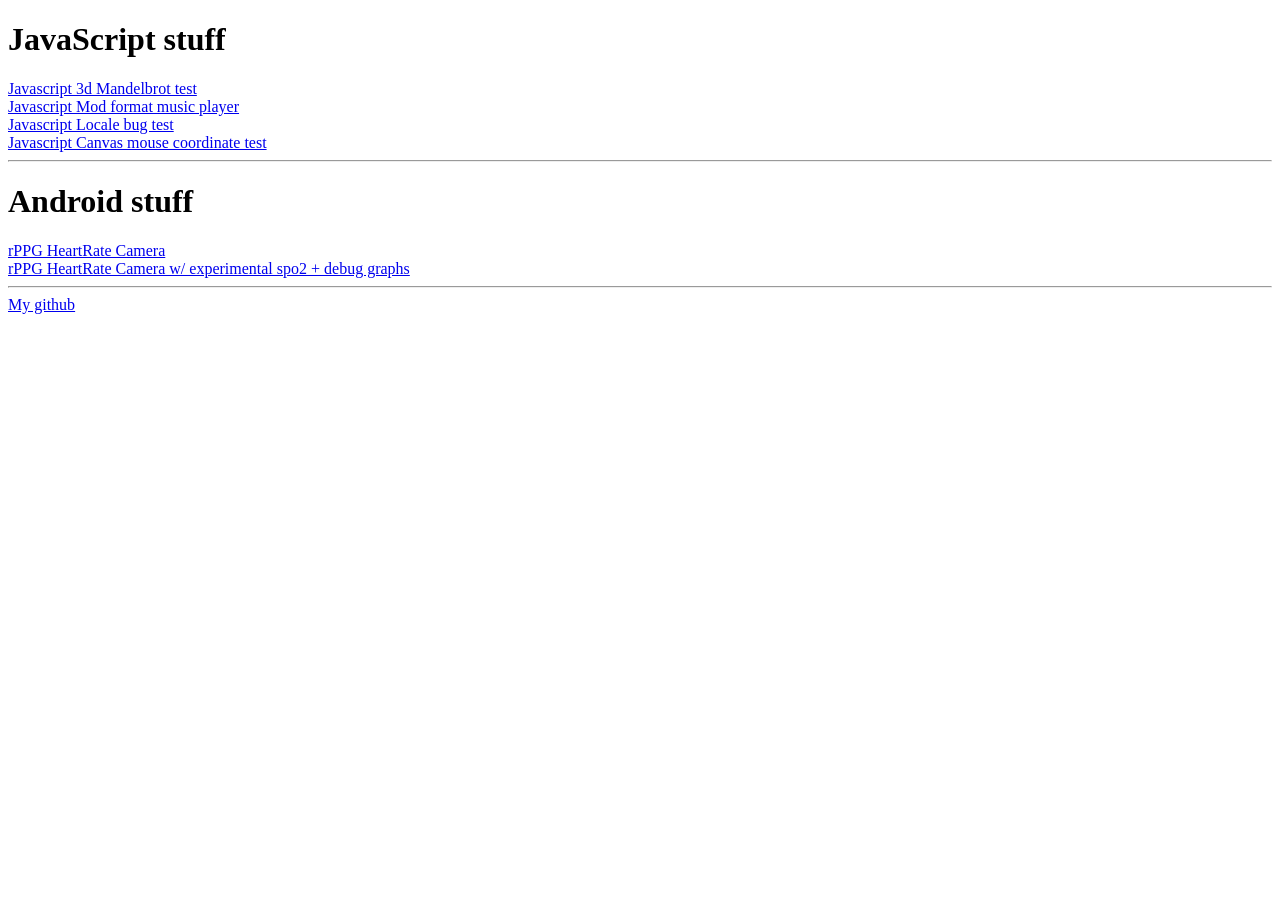
<file: index.html>
<!DOCTYPE html>
<html xml:lang="en" xmlns="http://www.w3.org/1999/xhtml">
    <head>
        <meta http-equiv="content-type" content="text/html; charset=utf-8"/>
        <title>main page</title>
    </head>
    <body>
        <div>
            <h1>JavaScript stuff</h1>
            <a href="mandelbrot_nodiv.html">Javascript 3d Mandelbrot test</a><br>
            <a href="testwithselections.html">Javascript Mod format music player</a><br>
            <a href="localetest.html">Javascript Locale bug test</a><br>
            <a href="canvasmousetest.html">Javascript Canvas mouse coordinate test</a><br>
            <hr>
            <h1>Android stuff</h1>
            <a href="https://play.google.com/store/apps/details?id=com.rppg2.app">rPPG HeartRate Camera</a><br>
            <a href="https://juhapekka.github.io/app-release_021610032024.apk">rPPG HeartRate Camera w/ experimental spo2 + debug graphs</a><br>
            <hr>
            <a href="https://github.com/juhapekka">My github</a><br>
        </div>
    </body>
</html>
</file>
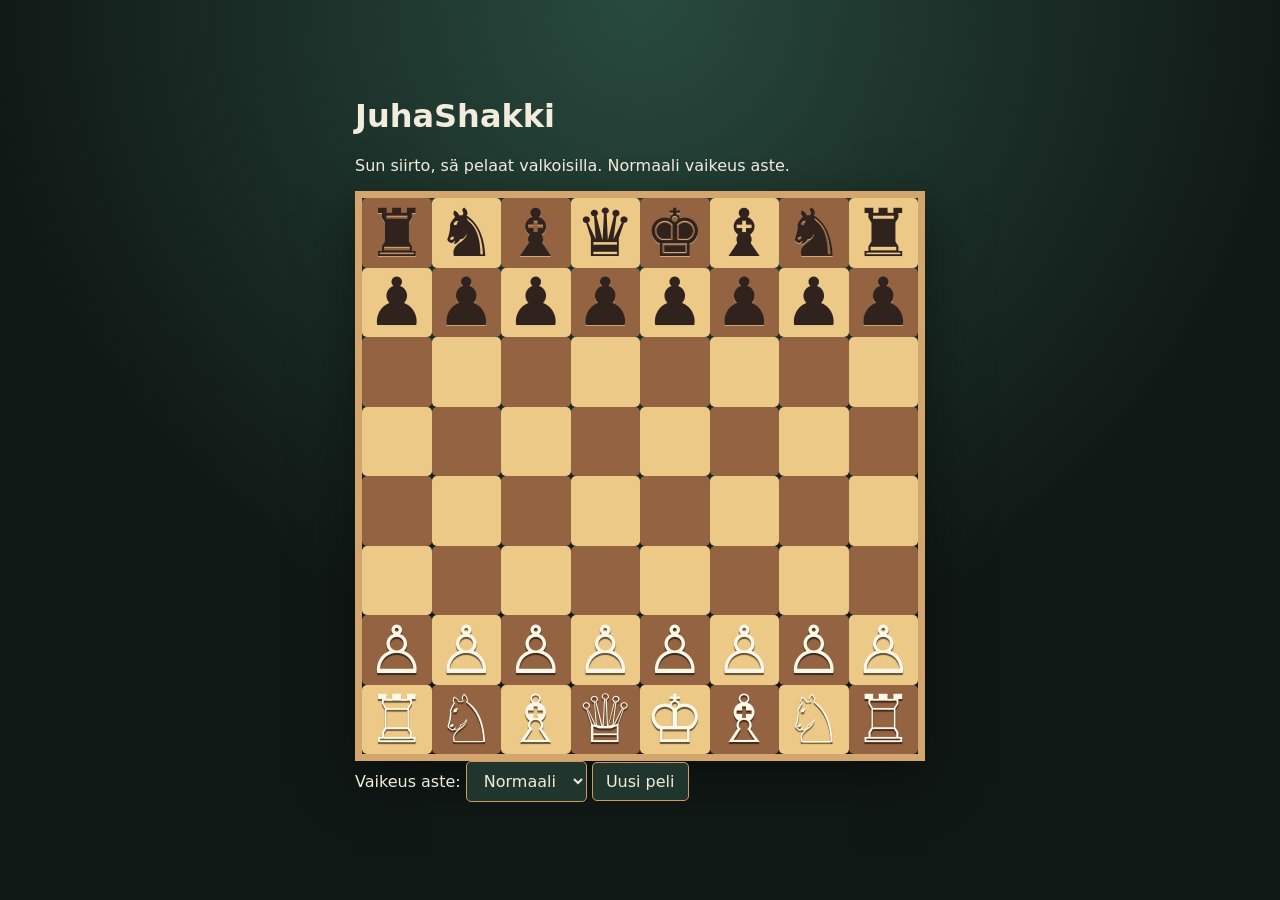
<file: public/index.html>
<!doctype html>
<html lang="en">
<head>
  <meta charset="utf-8"><meta name="viewport" content="width=device-width, initial-scale=1">
  <title>JuhaShakki</title>
  <link rel="stylesheet" href="style.css">
</head>
<body>
  <main>
    <h1>JuhaShakki</h1>
    <p id="status" aria-live="polite">Sun vuoro — sä pelaat valkoisilla</p>
    <div id="board" role="grid"></div>

    <label class="vaikeusluokka" for="vaikeus">
      Vaikeus aste:
      <select id="vaikeus">
        <option value="easy">Helppo</option>
        <option value="normal" selected>Normaali</option>
        <option value="difficult">Vaikea</option>
      </select>
    </label>
    <button id="uusipeli">Uusi peli</button>


    </p>
  </main>
  <script src="board.js"></script>
  <script src="moves.js"></script>
  <script src="ai.js"></script>
  <script src="ui.js"></script>
  <script src="app.js"></script>
</body>
</html>
</file>
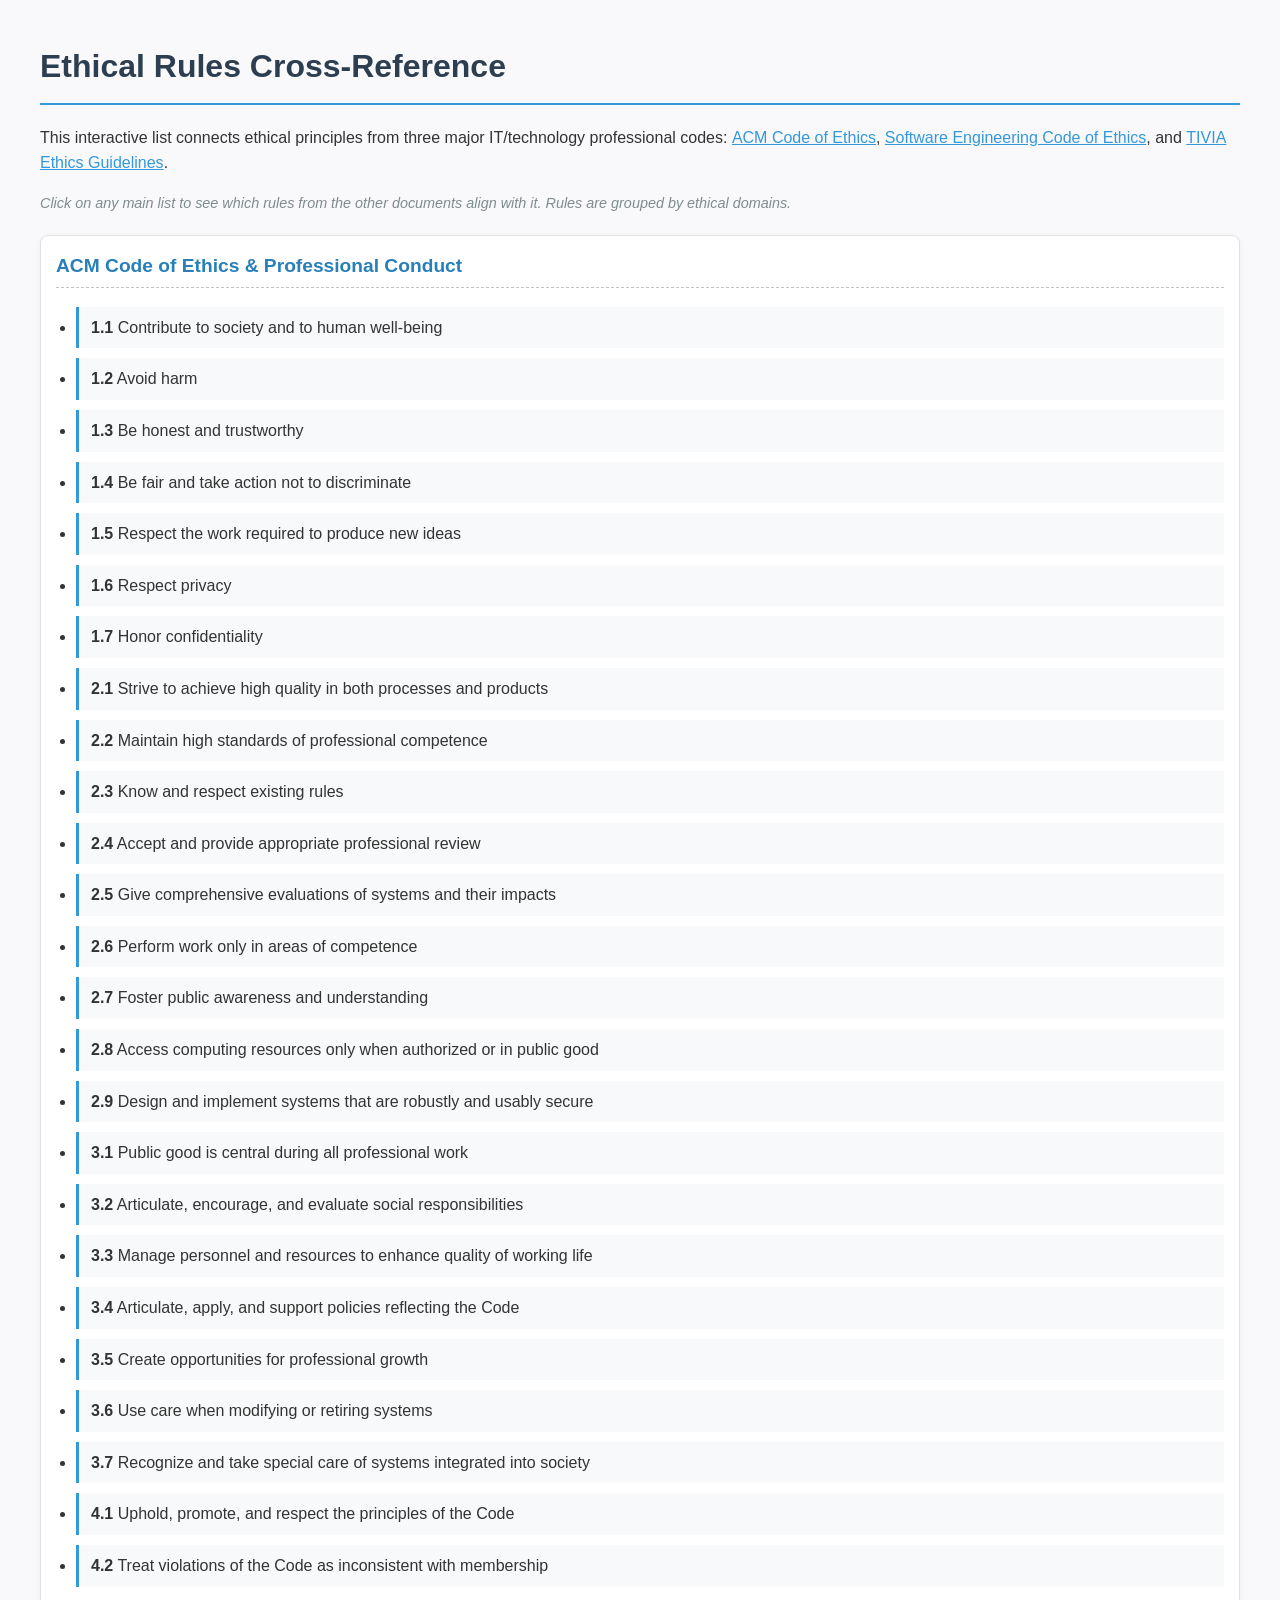
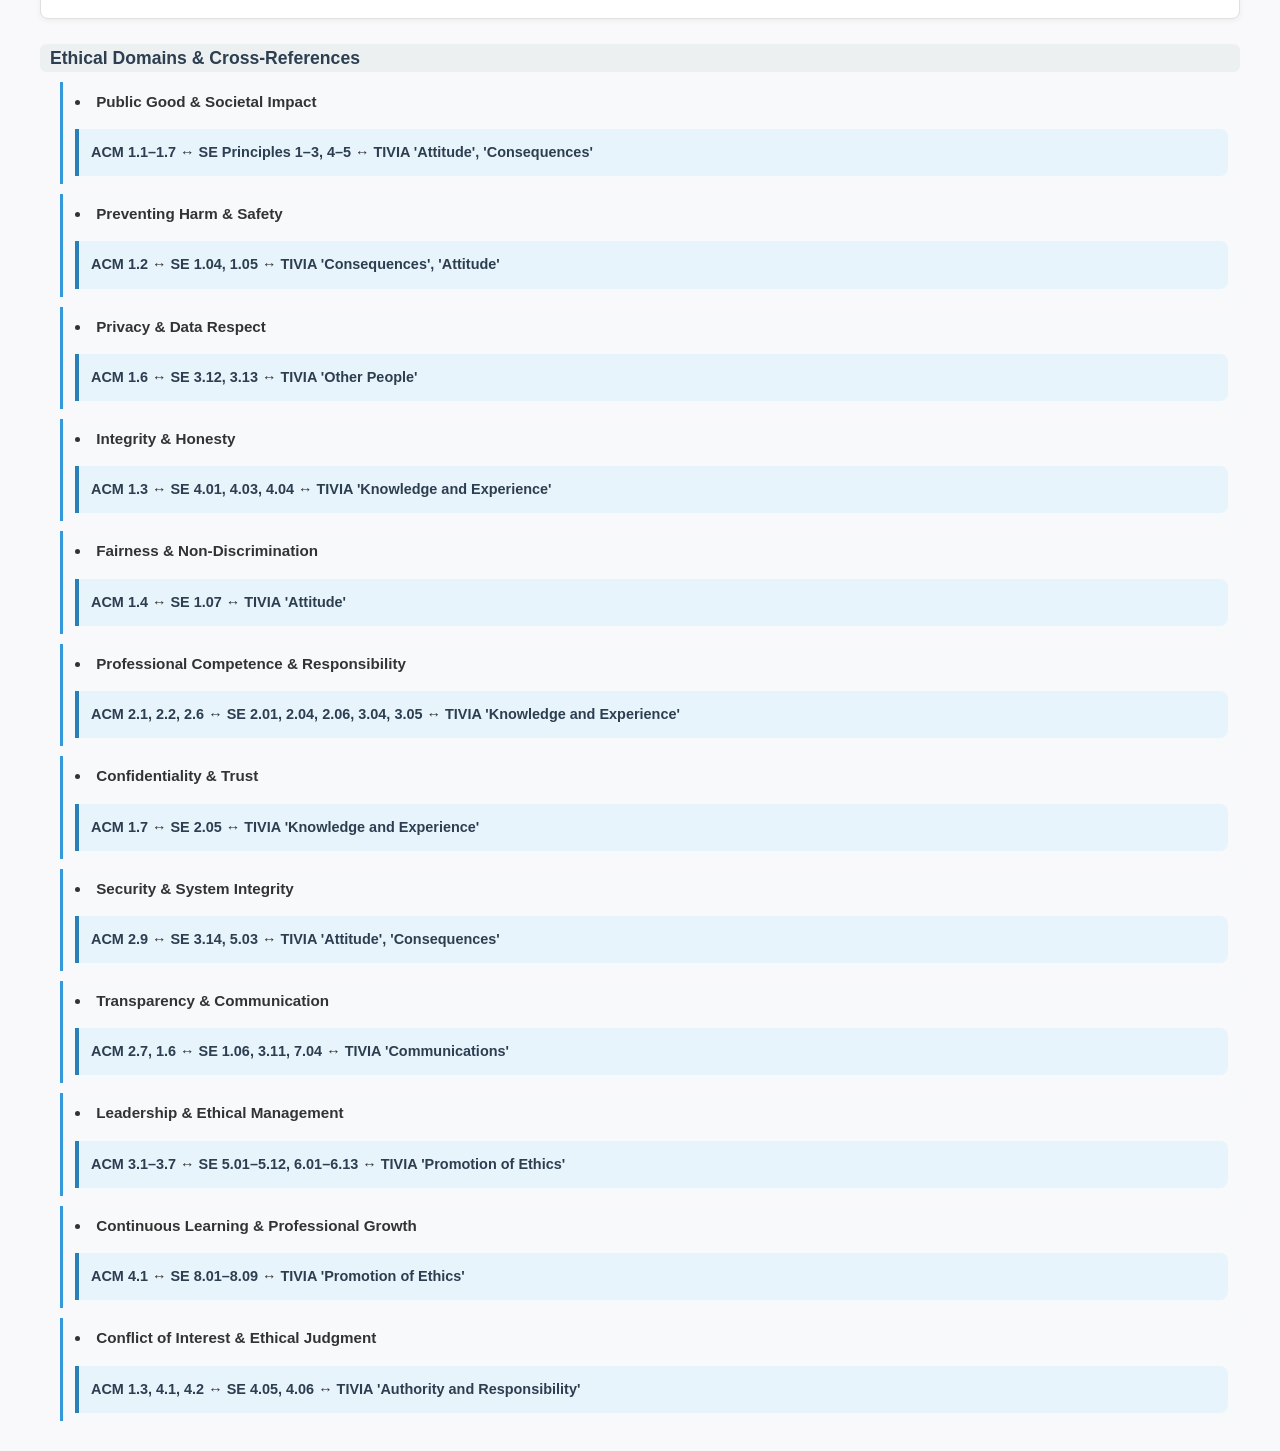
<file: csoc.html>
<!DOCTYPE html>
<html lang="en">
<head>
  <meta charset="UTF-8" />
  <meta name="viewport" content="width=device-width, initial-scale=1.0"/>
  <title>Ethical Rules Cross-Reference</title>
  <style>
    body {
      font-family: 'Segoe UI', Tahoma, Geneva, Verdana, sans-serif;
      line-height: 1.6;
      color: #333;
      max-width: 1200px;
      margin: auto;
      padding: 20px;
      background-color: #f9f9fb;
    }
    h1, h2 {
      color: #2c3e50;
    }
    h1 {
      border-bottom: 2px solid #3498db;
      padding-bottom: 10px;
      margin-bottom: 20px;
    }
    h2 {
      margin-top: 30px;
      border-left: 4px solid #3498db;
      padding-left: 15px;
    }
    .main-list {
      margin: 20px 0;
      padding: 15px;
      background-color: #ffffff;
      border-radius: 8px;
      box-shadow: 0 2px 6px rgba(0,0,0,0.05);
      border: 1px solid #e0e0e0;
    }
    .main-list h3 {
      margin-top: 0;
      color: #2980b9;
      font-size: 1.2em;
      border-bottom: 1px dashed #bdc3c7;
      padding-bottom: 5px;
    }
    .main-list ul {
      padding-left: 20px;
    }
    .main-list li {
      margin: 10px 0;
      padding: 8px 12px;
      background-color: #f8f9fa;
      border-left: 3px solid #3498db;
      font-size: 1em;
    }
    .cross-reference {
      margin-top: 15px;
      padding: 12px;
      background-color: #e8f4fc;
      border-left: 4px solid #2980b9;
      font-size: 0.95em;
      border-radius: 0 8px 8px 0;
    }
    .cross-reference strong {
      color: #2c3e50;
    }
    .domain-header {
      font-size: 1.1em;
      font-weight: 600;
      color: #2c3e50;
      margin: 25px 0 10px;
      padding: 0 10px;
      background-color: #ecf0f1;
      border-radius: 6px;
    }
    .domain-list {
      margin-top: 10px;
      padding-left: 20px;
    }
    .domain-list li {
      margin: 10px 0;
      padding: 8px 12px;
      background-color: #f8f9fa;
      border-left: 3px solid #3498db;
      font-size: 0.95em;
    }
    .clickable {
      cursor: pointer;
      color: #3498db;
      font-weight: 500;
      text-decoration: underline;
    }
    .clickable:hover {
      color: #2980b9;
      text-decoration: underline;
    }
    .note {
      font-size: 0.9em;
      color: #7f8c8d;
      margin-top: 10px;
      font-style: italic;
    }
  </style>
</head>
<body>

<h1>Ethical Rules Cross-Reference</h1>

<p>
  This interactive list connects ethical principles from three major IT/technology professional codes:
  <span class="clickable" onclick="showSection('acm')">ACM Code of Ethics</span>, 
  <span class="clickable" onclick="showSection('se')">Software Engineering Code of Ethics</span>, and 
  <span class="clickable" onclick="showSection('tivia')">TIVIA Ethics Guidelines</span>.
</p>

<p class="note">
  Click on any main list to see which rules from the other documents align with it. Rules are grouped by ethical domains.
</p>

<div id="acm-section" class="main-list">
  <h3>ACM Code of Ethics & Professional Conduct</h3>
  <ul>
    <li><strong>1.1</strong> Contribute to society and to human well-being</li>
    <li><strong>1.2</strong> Avoid harm</li>
    <li><strong>1.3</strong> Be honest and trustworthy</li>
    <li><strong>1.4</strong> Be fair and take action not to discriminate</li>
    <li><strong>1.5</strong> Respect the work required to produce new ideas</li>
    <li><strong>1.6</strong> Respect privacy</li>
    <li><strong>1.7</strong> Honor confidentiality</li>
    <li><strong>2.1</strong> Strive to achieve high quality in both processes and products</li>
    <li><strong>2.2</strong> Maintain high standards of professional competence</li>
    <li><strong>2.3</strong> Know and respect existing rules</li>
    <li><strong>2.4</strong> Accept and provide appropriate professional review</li>
    <li><strong>2.5</strong> Give comprehensive evaluations of systems and their impacts</li>
    <li><strong>2.6</strong> Perform work only in areas of competence</li>
    <li><strong>2.7</strong> Foster public awareness and understanding</li>
    <li><strong>2.8</strong> Access computing resources only when authorized or in public good</li>
    <li><strong>2.9</strong> Design and implement systems that are robustly and usably secure</li>
    <li><strong>3.1</strong> Public good is central during all professional work</li>
    <li><strong>3.2</strong> Articulate, encourage, and evaluate social responsibilities</li>
    <li><strong>3.3</strong> Manage personnel and resources to enhance quality of working life</li>
    <li><strong>3.4</strong> Articulate, apply, and support policies reflecting the Code</li>
    <li><strong>3.5</strong> Create opportunities for professional growth</li>
    <li><strong>3.6</strong> Use care when modifying or retiring systems</li>
    <li><strong>3.7</strong> Recognize and take special care of systems integrated into society</li>
    <li><strong>4.1</strong> Uphold, promote, and respect the principles of the Code</li>
    <li><strong>4.2</strong> Treat violations of the Code as inconsistent with membership</li>
  </ul>
</div>

<div id="se-section" class="main-list" style="display: none;">
  <h3>Software Engineering Code of Ethics and Professional Practice</h3>
  <ul>
    <li><strong>1.01</strong> Accept full responsibility for their own work</li>
    <li><strong>1.02</strong> Moderate the interests of the engineer, employer, client and users with the public good</li>
    <li><strong>1.03</strong> Approve software only if safe, meets specs, and does not harm quality of life or privacy</li>
    <li><strong>1.04</strong> Disclose actual or potential danger to users or environment</li>
    <li><strong>1.05</strong> Cooperate in efforts to address matters of grave public concern</li>
    <li><strong>1.06</strong> Be fair and avoid deception in public statements</li>
    <li><strong>1.07</strong> Consider physical disabilities, economic disadvantage, and access issues</li>
    <li><strong>1.08</strong> Volunteer professional skills to good causes and contribute to public education</li>
    <li><strong>2.01</strong> Provide service in their areas of competence</li>
    <li><strong>2.02</strong> Not knowingly use software obtained or retained illegally or unethically</li>
    <li><strong>2.03</strong> Use client/employer property only with authorization and consent</li>
    <li><strong>2.04</strong> Ensure documents are approved when required</li>
    <li><strong>2.05</strong> Keep private confidential information where consistent with public interest and law</li>
    <li><strong>2.06</strong> Identify, document, and report project risks (failure, cost, legal issues)</li>
    <li><strong>2.07</strong> Identify and report significant social concerns in software</li>
    <li><strong>2.08</strong> Accept no outside work detrimental to primary employer</li>
    <li><strong>2.09</strong> Promote no interest adverse to employer or client unless higher ethical concern is compromised</li>
    <li><strong>3.01</strong> Strive for high quality, acceptable cost, and reasonable schedule</li>
    <li><strong>3.02</strong> Ensure proper and achievable project goals</li>
    <li><strong>3.03</strong> Identify and address ethical, economic, cultural, legal, and environmental issues</li>
    <li><strong>3.04</strong> Ensure qualification for any project through education, training, and experience</li>
    <li><strong>3.05</strong> Ensure appropriate method is used for any project</li>
    <li><strong>3.06</strong> Work to follow professional standards when available</li>
    <li><strong>3.07</strong> Strive to fully understand software specifications</li>
    <li><strong>3.08</strong> Ensure specifications are well documented, meet user needs, and have approvals</li>
    <li><strong>3.09</strong> Ensure realistic cost, schedule, personnel, quality, and outcome estimates</li>
    <li><strong>3.10</strong> Ensure adequate testing, debugging, and review</li>
    <li><strong>3.11</strong> Ensure adequate documentation, including problems and solutions</li>
    <li><strong>3.12</strong> Work to develop software that respects privacy</li>
    <li><strong>3.13</strong> Use only accurate data derived by ethical and lawful means</li>
    <li><strong>3.14</strong> Maintain data integrity, sensitive to outdated or flawed data</li>
    <li><strong>3.15</strong> Treat all software maintenance with same professionalism as new development</li>
    <li><strong>4.01</strong> Temper technical judgments with human values</li>
    <li><strong>4.02</strong> Only endorse documents prepared under supervision or within competence</li>
    <li><strong>4.03</strong> Maintain professional objectivity when evaluating software</li>
    <li><strong>4.04</strong> Not engage in deceptive financial practices</li>
    <li><strong>4.05</strong> Disclose conflicts of interest that cannot reasonably be avoided</li>
    <li><strong>4.06</strong> Refuse to participate in bodies with undisclosed conflicts</li>
    <li><strong>5.01</strong> Ensure good management for any project</li>
    <li><strong>5.02</strong> Ensure engineers are informed of standards before being held to them</li>
    <li><strong>5.03</strong> Ensure engineers know employer policies for protecting passwords and confidential data</li>
    <li><strong>5.04</strong> Assign work only after considering education and experience</li>
    <li><strong>5.05</strong> Ensure realistic estimates of cost, schedule, personnel, quality, and outcomes</li>
    <li><strong>5.06</strong> Attract potential engineers only by full and accurate description of employment</li>
    <li><strong>5.07</strong> Offer fair and just remuneration</li>
    <li><strong>5.08</strong> Not unjustly prevent someone from taking a suitable position</li>
    <li><strong>5.09</strong> Ensure fair agreement on ownership of software, processes, research, etc.</li>
    <li><strong>5.10</strong> Provide due process in hearing charges of policy violation</li>
    <li><strong>5.11</strong> Not ask engineers to do anything inconsistent with the Code</li>
    <li><strong>5.12</strong> Not punish anyone for expressing ethical concerns</li>
    <li><strong>6.01</strong> Help develop an organizational environment favorable to ethical behavior</li>
    <li><strong>6.02</strong> Promote public knowledge of software engineering</li>
    <li><strong>6.03</strong> Extend knowledge by participating in professional organizations</li>
    <li><strong>6.04</strong> Support other software engineers striving to follow the Code</li>
    <li><strong>6.05</strong> Not promote personal interest at expense of profession, client, or employer</li>
    <li><strong>6.06</strong> Obey all laws unless compliance is inconsistent with public interest</li>
    <li><strong>6.07</strong> Be accurate in stating characteristics of software, avoiding speculative or misleading claims</li>
    <li><strong>6.08</strong> Take responsibility for detecting, correcting, and reporting errors</li>
    <li><strong>6.09</strong> Ensure clients and supervisors know of commitment to the Code</li>
    <li><strong>6.10</strong> Avoid associations with businesses conflicting with the Code</li>
    <li><strong>6.11</strong> Recognize that violations are inconsistent with being a professional software engineer</li>
    <li><strong>6.12</strong> Express concerns when significant violations are detected</li>
    <li><strong>6.13</strong> Report significant violations to authorities when consultation is impossible or dangerous</li>
    <li><strong>7.01</strong> Encourage colleagues to adhere to the Code</li>
    <li><strong>7.02</strong> Assist colleagues in professional development</li>
    <li><strong>7.03</strong> Credit fully the work of others and refrain from undue credit</li>
    <li><strong>7.04</strong> Review work objectively, candidly, and properly documented</li>
    <li><strong>7.05</strong> Give a fair hearing to colleagues’ opinions, concerns, or complaints</li>
    <li><strong>7.06</strong> Assist colleagues in understanding standard practices (security, confidentiality)</li>
    <li><strong>7.07</strong> Not unfairly intervene in a colleague’s career; may question competence for public interest</li>
    <li><strong>7.08</strong> In situations outside competence, call upon other professionals</li>
    <li><strong>8.01</strong> Further knowledge of software development and management</li>
    <li><strong>8.02</strong> Improve ability to create safe, reliable, useful software</li>
    <li><strong>8.03</strong> Improve ability to produce accurate, informative documentation</li>
    <li><strong>8.04</strong> Improve understanding of software and its environment</li>
    <li><strong>8.05</strong> Improve knowledge of relevant standards and laws</li>
    <li><strong>8.06</strong> Improve knowledge of the Code, its interpretation, and application</li>
    <li><strong>8.07</strong> Not give unfair treatment due to irrelevant prejudices</li>
    <li><strong>8.08</strong> Not influence others to act in breach of the Code</li>
    <li><strong>8.09</strong> Recognize that personal violations are inconsistent with being a professional</li>
  </ul>
</div>

<div id="tivia-section" class="main-list" style="display: none;">
  <h3>TIVIA Ethics Guidelines</h3>
  <ul>
    <li><strong>Authority and Responsibility</strong> IT professionals must not misuse their power; must face up to responsibility</li>
    <li><strong>Knowledge and Experience</strong> Professionals must understand their limits; develop skills; respect confidentiality and client trust</li>
    <li><strong>Attitude</strong> Professionals work not just for themselves, but for others; avoid greed; consider impact on others</li>
    <li><strong>Communications</strong> Professionals must communicate clearly, inform clients of both good and bad news</li>
    <li><strong>Consequences of Professionals’ Work</strong> IT work has chain-of-consequences ending with the user; must understand needs and wants of consumer, client, employer</li>
    <li><strong>Other People</strong> Respect the work of others and their rights to creations; consider human rights, environmental questions, laws, and copyrights</li>
    <li><strong>Promotion of Ethics</strong> Promote ethically sustainable ways of acting; ethics is about character and ongoing awareness of environment and people</li>
  </ul>
</div>

<div class="domain-header">Ethical Domains & Cross-References</div>
<div id="domain-list" class="domain-list">
  <li><strong>Public Good & Societal Impact</strong>
    <div class="cross-reference">
      <strong>ACM 1.1–1.7</strong> ↔ <strong>SE Principles 1–3, 4–5</strong> ↔ <strong>TIVIA 'Attitude', 'Consequences'</strong>
    </div>
  </li>
  <li><strong>Preventing Harm & Safety</strong>
    <div class="cross-reference">
      <strong>ACM 1.2</strong> ↔ <strong>SE 1.04, 1.05</strong> ↔ <strong>TIVIA 'Consequences', 'Attitude'</strong>
    </div>
  </li>
  <li><strong>Privacy & Data Respect</strong>
    <div class="cross-reference">
      <strong>ACM 1.6</strong> ↔ <strong>SE 3.12, 3.13</strong> ↔ <strong>TIVIA 'Other People'</strong>
    </div>
  </li>
  <li><strong>Integrity & Honesty</strong>
    <div class="cross-reference">
      <strong>ACM 1.3</strong> ↔ <strong>SE 4.01, 4.03, 4.04</strong> ↔ <strong>TIVIA 'Knowledge and Experience'</strong>
    </div>
  </li>
  <li><strong>Fairness & Non-Discrimination</strong>
    <div class="cross-reference">
      <strong>ACM 1.4</strong> ↔ <strong>SE 1.07</strong> ↔ <strong>TIVIA 'Attitude'</strong>
    </div>
  </li>
  <li><strong>Professional Competence & Responsibility</strong>
    <div class="cross-reference">
      <strong>ACM 2.1, 2.2, 2.6</strong> ↔ <strong>SE 2.01, 2.04, 2.06, 3.04, 3.05</strong> ↔ <strong>TIVIA 'Knowledge and Experience'</strong>
    </div>
  </li>
  <li><strong>Confidentiality & Trust</strong>
    <div class="cross-reference">
      <strong>ACM 1.7</strong> ↔ <strong>SE 2.05</strong> ↔ <strong>TIVIA 'Knowledge and Experience'</strong>
    </div>
  </li>
  <li><strong>Security & System Integrity</strong>
    <div class="cross-reference">
      <strong>ACM 2.9</strong> ↔ <strong>SE 3.14, 5.03</strong> ↔ <strong>TIVIA 'Attitude', 'Consequences'</strong>
    </div>
  </li>
  <li><strong>Transparency & Communication</strong>
    <div class="cross-reference">
      <strong>ACM 2.7, 1.6</strong> ↔ <strong>SE 1.06, 3.11, 7.04</strong> ↔ <strong>TIVIA 'Communications'</strong>
    </div>
  </li>
  <li><strong>Leadership & Ethical Management</strong>
    <div class="cross-reference">
      <strong>ACM 3.1–3.7</strong> ↔ <strong>SE 5.01–5.12, 6.01–6.13</strong> ↔ <strong>TIVIA 'Promotion of Ethics'</strong>
    </div>
  </li>
  <li><strong>Continuous Learning & Professional Growth</strong>
    <div class="cross-reference">
      <strong>ACM 4.1</strong> ↔ <strong>SE 8.01–8.09</strong> ↔ <strong>TIVIA 'Promotion of Ethics'</strong>
    </div>
  </li>
  <li><strong>Conflict of Interest & Ethical Judgment</strong>
    <div class="cross-reference">
      <strong>ACM 1.3, 4.1, 4.2</strong> ↔ <strong>SE 4.05, 4.06</strong> ↔ <strong>TIVIA 'Authority and Responsibility'</strong>
    </div>
  </li>
</div>

<script>
  function showSection(id) {
    const sections = ['acm-section', 'se-section', 'tivia-section'];
    const domainList = document.getElementById('domain-list');
    
    // Hide all sections
    sections.forEach(s => {
      document.getElementById(s).style.display = 'none';
    });

    // Show selected section
    document.getElementById(id + '-section').style.display = 'block';

    // Update domain list based on selected section
    let domainText = "";
    if (id === 'acm') {
      domainText = "ACM Focus Domains";
      domainList.innerHTML = `
        <li><strong>Public Good & Societal Impact</strong>
          <div class="cross-reference">
            <strong>ACM 1.1–1.7</strong> ↔ <strong>SE Principles 1–3, 4–5</strong> ↔ <strong>TIVIA 'Attitude', 'Consequences'</strong>
          </div>
        </li>
        <li><strong>Preventing Harm & Safety</strong>
          <div class="cross-reference">
            <strong>ACM 1.2</strong> ↔ <strong>SE 1.04, 1.05</strong> ↔ <strong>TIVIA 'Consequences', 'Attitude'</strong>
          </div>
        </li>
        <li><strong>Privacy & Data Respect</strong>
          <div class="cross-reference">
            <strong>ACM 1.6</strong> ↔ <strong>SE 3.12, 3.13</strong> ↔ <strong>TIVIA 'Other People'</strong>
          </div>
        </li>
        <li><strong>Integrity & Honesty</strong>
          <div class="cross-reference">
            <strong>ACM 1.3</strong> ↔ <strong>SE 4.01, 4.03, 4.04</strong> ↔ <strong>TIVIA 'Knowledge and Experience'</strong>
          </div>
        </li>
        <li><strong>Fairness & Non-Discrimination</strong>
          <div class="cross-reference">
            <strong>ACM 1.4</strong> ↔ <strong>SE 1.07</strong> ↔ <strong>TIVIA 'Attitude'</strong>
          </div>
        </li>
        <li><strong>Professional Competence & Responsibility</strong>
          <div class="cross-reference">
            <strong>ACM 2.1, 2.2, 2.6</strong> ↔ <strong>SE 2.01, 2.04, 2.06, 3.04, 3.05</strong> ↔ <strong>TIVIA 'Knowledge and Experience'</strong>
          </div>
        </li>
        <li><strong>Confidentiality & Trust</strong>
          <div class="cross-reference">
            <strong>ACM 1.7</strong> ↔ <strong>SE 2.05</strong> ↔ <strong>TIVIA 'Knowledge and Experience'</strong>
          </div>
        </li>
        <li><strong>Security & System Integrity</strong>
          <div class="cross-reference">
            <strong>ACM 2.9</strong> ↔ <strong>SE 3.14, 5.03</strong> ↔ <strong>TIVIA 'Attitude', 'Consequences'</strong>
          </div>
        </li>
        <li><strong>Transparency & Communication</strong>
          <div class="cross-reference">
            <strong>ACM 2.7, 1.6</strong> ↔ <strong>SE 1.06, 3.11, 7.04</strong> ↔ <strong>TIVIA 'Communications'</strong>
          </div>
        </li>
        <li><strong>Leadership & Ethical Management</strong>
          <div class="cross-reference">
            <strong>ACM 3.1–3.7</strong> ↔ <strong>SE 5.01–5.12, 6.01–6.13</strong> ↔ <strong>TIVIA 'Promotion of Ethics'</strong>
          </div>
        </li>
        <li><strong>Continuous Learning & Professional Growth</strong>
          <div class="cross-reference">
            <strong>ACM 4.1</strong> ↔ <strong>SE 8.01–8.09</strong> ↔ <strong>TIVIA 'Promotion of Ethics'</strong>
          </div>
        </li>
        <li><strong>Conflict of Interest & Ethical Judgment</strong>
          <div class="cross-reference">
            <strong>ACM 1.3, 4.1, 4.2</strong> ↔ <strong>SE 4.05, 4.06</strong> ↔ <strong>TIVIA 'Authority and Responsibility'</strong>
          </div>
        </li>
      `;
    } else if (id === 'se') {
      domainText = "SE Focus Domains";
      domainList.innerHTML = `
        <li><strong>Public Good & Societal Impact</strong>
          <div class="cross-reference">
            <strong>SE Principles 1–3, 4–5</strong> ↔ <strong>ACM 1.1–1.7</strong> ↔ <strong>TIVIA 'Attitude', 'Consequences'</strong>
          </div>
        </li>
        <li><strong>Preventing Harm & Safety</strong>
          <div class="cross-reference">
            <strong>SE 1.04, 1.05</strong> ↔ <strong>ACM 1.2</strong> ↔ <strong>TIVIA 'Consequences', 'Attitude'</strong>
          </div>
        </li>
        <li><strong>Privacy & Data Respect</strong>
          <div class="cross-reference">
            <strong>SE 3.12, 3.13</strong> ↔ <strong>ACM 1.6</strong> ↔ <strong>TIVIA 'Other People'</strong>
          </div>
        </li>
        <li><strong>Integrity & Honesty</strong>
          <div class="cross-reference">
            <strong>SE 4.01, 4.03, 4.04</strong> ↔ <strong>ACM 1.3</strong> ↔ <strong>TIVIA 'Knowledge and Experience'</strong>
          </div>
        </li>
        <li><strong>Fairness & Non-Discrimination</strong>
          <div class="cross-reference">
            <strong>SE 1.07</strong> ↔ <strong>ACM 1.4</strong> ↔ <strong>TIVIA 'Attitude'</strong>
          </div>
        </li>
        <li><strong>Professional Competence & Responsibility</strong>
          <div class="cross-reference">
            <strong>SE 2.01, 2.04, 2.06, 3.04, 3.05</strong> ↔ <strong>ACM 2.1, 2.2, 2.6</strong> ↔ <strong>TIVIA 'Knowledge and Experience'</strong>
          </div>
        </li>
        <li><strong>Confidentiality & Trust</strong>
          <div class="cross-reference">
            <strong>SE 2.05</strong> ↔ <strong>ACM 1.7</strong> ↔ <strong>TIVIA 'Knowledge and Experience'</strong>
          </div>
        </li>
        <li><strong>Security & System Integrity</strong>
          <div class="cross-reference">
            <strong>SE 3.14, 5.03</strong> ↔ <strong>ACM 2.9</strong> ↔ <strong>TIVIA 'Attitude', 'Consequences'</strong>
          </div>
        </li>
        <li><strong>Transparency & Communication</strong>
          <div class="cross-reference">
            <strong>SE 1.06, 3.11, 7.04</strong> ↔ <strong>ACM 2.7, 1.6</strong> ↔ <strong>TIVIA 'Communications'</strong>
          </div>
        </li>
        <li><strong>Leadership & Ethical Management</strong>
          <div class="cross-reference">
            <strong>SE 5.01–5.12, 6.01–6.13</strong> ↔ <strong>ACM 3.1–3.7</strong> ↔ <strong>TIVIA 'Promotion of Ethics'</strong>
          </div>
        </li>
        <li><strong>Continuous Learning & Professional Growth</strong>
          <div class="cross-reference">
            <strong>SE 8.01–8.09</strong> ↔ <strong>ACM 4.1</strong> ↔ <strong>TIVIA 'Promotion of Ethics'</strong>
          </div>
        </li>
        <li><strong>Conflict of Interest & Ethical Judgment</strong>
          <div class="cross-reference">
            <strong>SE 4.05, 4.06</strong> ↔ <strong>ACM 1.3, 4.1, 4.2</strong> ↔ <strong>TIVIA 'Authority and Responsibility'</strong>
          </div>
        </li>
      `;
    } else if (id === 'tivia') {
      domainText = "TIVIA Focus Domains";
      domainList.innerHTML = `
        <li><strong>Public Good & Societal Impact</strong>
          <div class="cross-reference">
            <strong>TIVIA 'Attitude', 'Consequences'</strong> ↔ <strong>ACM 1.1–1.7</strong> ↔ <strong>SE Principles 1–3, 4–5</strong>
          </div>
        </li>
        <li><strong>Preventing Harm & Safety</strong>
          <div class="cross-reference">
            <strong>TIVIA 'Consequences', 'Attitude'</strong> ↔ <strong>ACM 1.2</strong> ↔ <strong>SE 1.04, 1.05</strong>
          </div>
        </li>
        <li><strong>Privacy & Data Respect</strong>
          <div class="cross-reference">
            <strong>TIVIA 'Other People'</strong> ↔ <strong>ACM 1.6</strong> ↔ <strong>SE 3.12, 3.13</strong>
          </div>
        </li>
        <li><strong>Integrity & Honesty</strong>
          <div class="cross-reference">
            <strong>TIVIA 'Knowledge and Experience'</strong> ↔ <strong>ACM 1.3</strong> ↔ <strong>SE 4.01, 4.03, 4.04</strong>
          </div>
        </li>
        <li><strong>Fairness & Non-Discrimination</strong>
          <div class="cross-reference">
            <strong>TIVIA 'Attitude'</strong> ↔ <strong>ACM 1.4</strong> ↔ <strong>SE 1.07</strong>
          </div>
        </li>
        <li><strong>Professional Competence & Responsibility</strong>
          <div class="cross-reference">
            <strong>TIVIA 'Knowledge and Experience'</strong> ↔ <strong>ACM 2.1, 2.2, 2.6</strong> ↔ <strong>SE 2.01, 2.04, 2.06, 3.04, 3.05</strong>
          </div>
        </li>
        <li><strong>Confidentiality & Trust</strong>
          <div class="cross-reference">
            <strong>TIVIA 'Knowledge and Experience'</strong> ↔ <strong>ACM 1.7</strong> ↔ <strong>SE 2.05</strong>
          </div>
        </li>
        <li><strong>Security & System Integrity</strong>
          <div class="cross-reference">
            <strong>TIVIA 'Attitude', 'Consequences'</strong> ↔ <strong>ACM 2.9</strong> ↔ <strong>SE 3.14, 5.03</strong>
          </div>
        </li>
        <li><strong>Transparency & Communication</strong>
          <div class="cross-reference">
            <strong>TIVIA 'Communications'</strong> ↔ <strong>ACM 2.7, 1.6</strong> ↔ <strong>SE 1.06, 3.11, 7.04</strong>
          </div>
        </li>
        <li><strong>Leadership & Ethical Management</strong>
          <div class="cross-reference">
            <strong>TIVIA 'Promotion of Ethics'</strong> ↔ <strong>ACM 3.1–3.7</strong> ↔ <strong>SE 5.01–5.12, 6.01–6.13</strong>
          </div>
        </li>
        <li><strong>Continuous Learning & Professional Growth</strong>
          <div class="cross-reference">
            <strong>TIVIA 'Promotion of Ethics'</strong> ↔ <strong>ACM 4.1</strong> ↔ <strong>SE 8.01–8.09</strong>
          </div>
        </li>
        <li><strong>Conflict of Interest & Ethical Judgment</strong>
          <div class="cross-reference">
            <strong>TIVIA 'Authority and Responsibility'</strong> ↔ <strong>ACM 1.3, 4.1, 4.2</strong> ↔ <strong>SE 4.05, 4.06</strong>
          </div>
        </li>
      `;
    }
  }

  // Default to ACM view
  window.onload = function() {
    showSection('acm');
  };
</script>

</body>
</html>
</file>
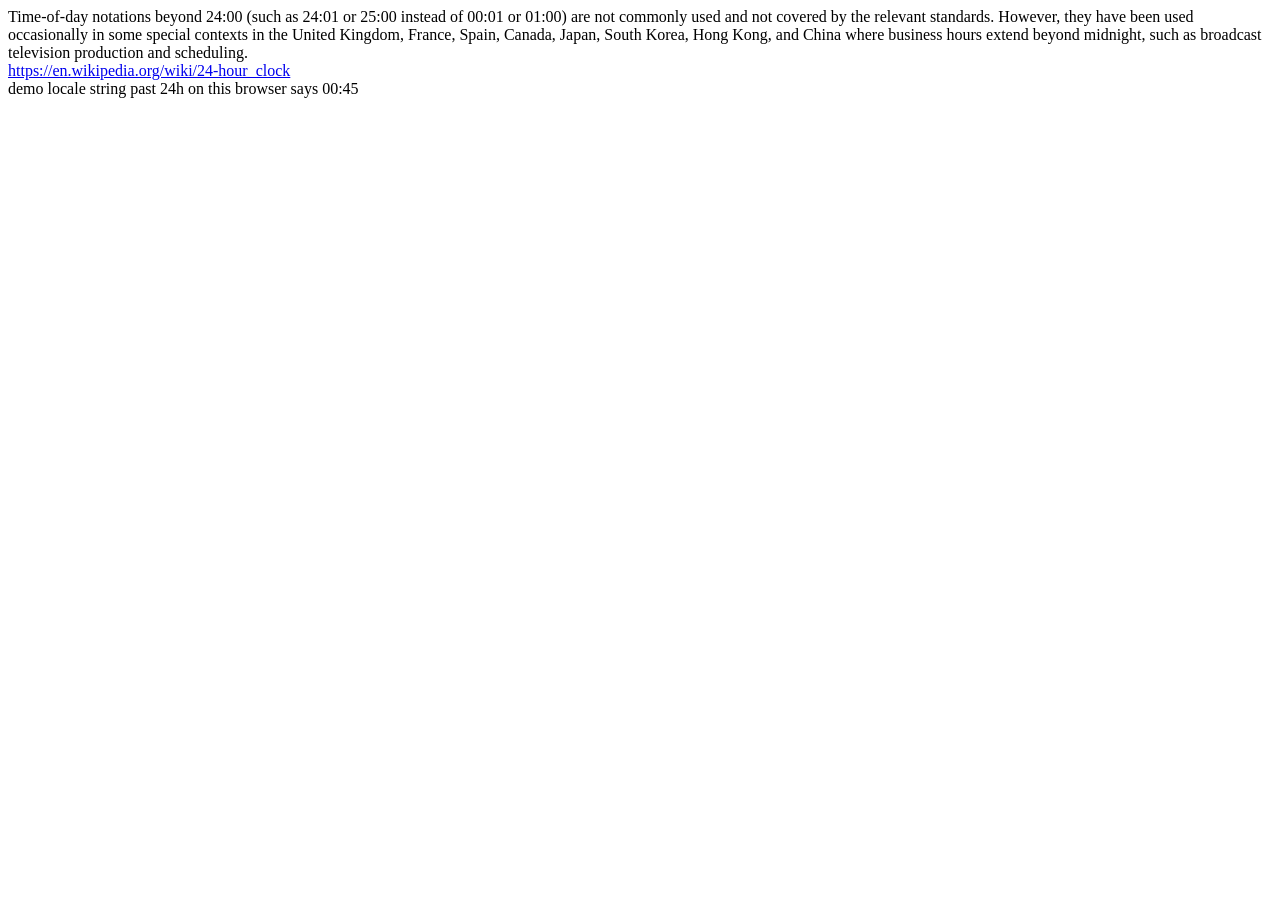
<file: localetest.html>
<!DOCTYPE html>
<html xml:lang="en" xmlns="http://www.w3.org/1999/xhtml">
    <head>
        <meta http-equiv="content-type" content="text/html; charset=utf-8"/>
        <title>testing page</title>
    </head>
    <body>
        <div>
        Time-of-day notations beyond 24:00 (such as 24:01 or 25:00 instead of 00:01 or 01:00) are not commonly used and not covered by the relevant standards. However, they have been used occasionally in some special contexts in the United Kingdom, France, Spain, Canada, Japan, South Korea, Hong Kong, and China where business hours extend beyond midnight, such as broadcast television production and scheduling.<br><a href="https://en.wikipedia.org/wiki/24-hour_clock">https://en.wikipedia.org/wiki/24-hour_clock</a>
        </div>
        <div id="testing">
        </div>
        <script type="text/javascript">
            var resdiv = document.getElementById("testing");
            var time = new Date();
            time.setHours(0);
            resdiv.innerHTML = "demo locale string past 24h on this browser says " + time.toLocaleString(undefined, {hour: 'numeric', minute: '2-digit', hour12: false});
        </script>
    </body>
</html>
</file>
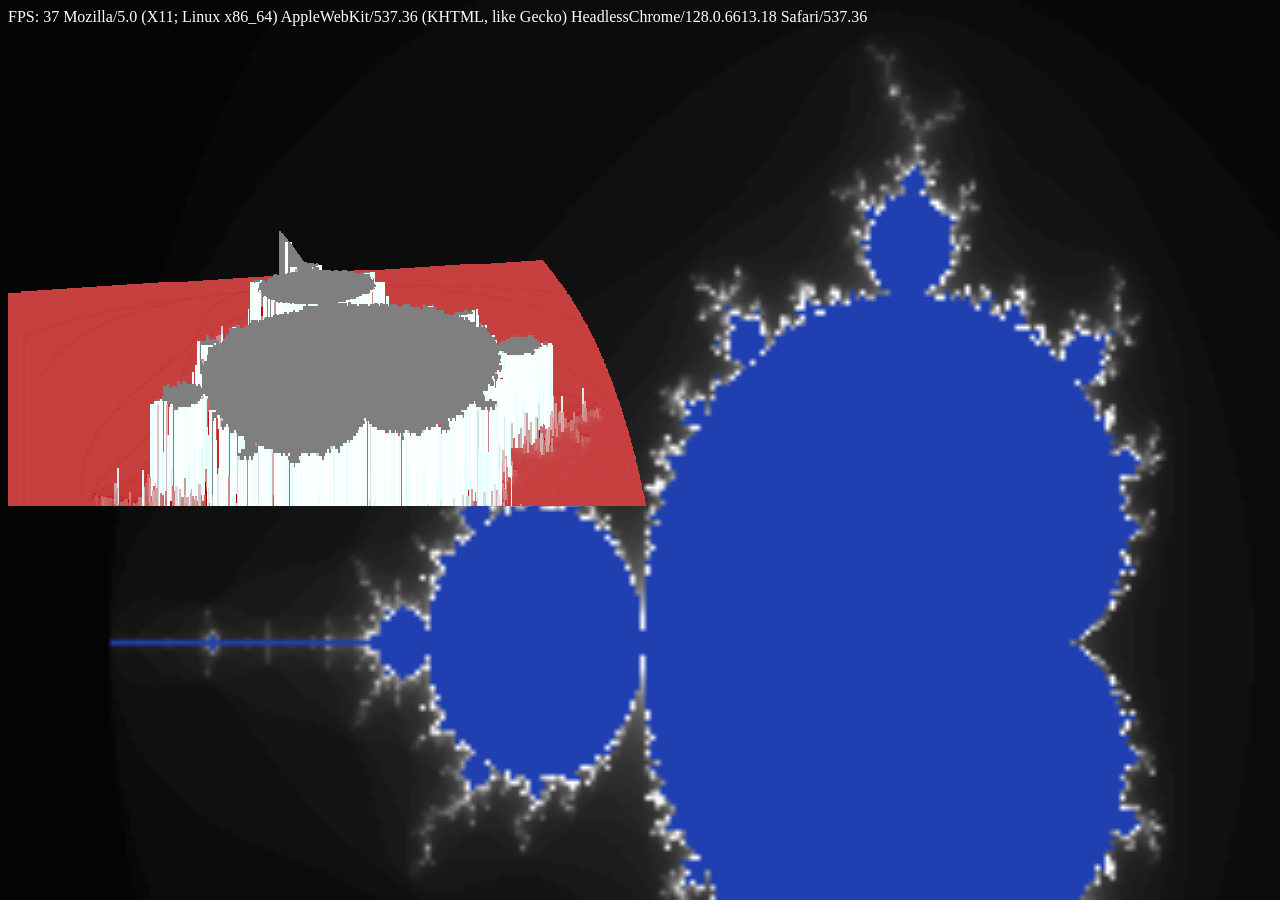
<file: mandelbrot_nodiv.html>
<!DOCTYPE html>
<html>
<head>
<style>
canvas {
  display: block;
}
</style>
</head>
<body>
<script>
    var mwidth = 256;
    var mheight = 256;
    var maxinteration = 120;
    var renderw = 640;
    var renderh = 480;
    var maxz = 200;

    const clamp = (value) => value < 0 ? 0 : value > 255 ? 255 : value;

    function rotrot(angle, point) {
        var rad = angle * Math.PI / 180;
        return {x:point.x * Math.cos(rad) - point.y * Math.sin(rad),
                y:point.x * Math.sin(rad) + point.y * Math.cos(rad)};
    }

    function calcMandel(map) {
        var x0, y0, x, y, iteration, xtemp, i, j;
        var xmult = 3.0 / mwidth;
        var ymult = 2.4 / mheight;
        var pointer = 0;

        for (i = 0; i < mheight; i++) {
            for (j = 0; j < mwidth; j++) {
                x0 = j * xmult - 2.25;
                y0 = i * ymult - 1.2;
                x = y = 0.0;
                iteration = maxinteration;

                while (x ** 2 + y ** 2 <= 4 && iteration-- > 0) {
                    xtemp = x ** 2 - y ** 2 + x0;
                    y = 2 * x * y + y0;
                    x = xtemp;
                }
                map[pointer++] = maxinteration - iteration;
            }
        }
    }

    function drawMandel3(map, typedArray) {
        for (var p = 0; p < mheight*mwidth; p++) {
            switch (true) {
                case (map[p] > maxinteration):
                    typedArray[p] = 0xffb24020;
                    break;
                default:
                    typedArray[p] = (0xff << 24) | (clamp(map[p] * 4) << 16) | (clamp(map[p] * 4) << 8) | clamp(map[p] * 4);
            }
        }
    }

/*
 * fps counter borrowed directly from stackoverflow.
 * https://stackoverflow.com/a/19775485
 */
    countFPS = (function () {
        var lastLoop = (new Date()).getMilliseconds();
        var count = 1;
        var fps = 0;

        return function () {
            var currentLoop = (new Date()).getMilliseconds();
            if (lastLoop > currentLoop) {
                fps = count;
                count = 1;
            } else {
                count += 1;
            }
            lastLoop = currentLoop;
            return fps;
        };
    }());

    function myFunction() {
        var mandelMap = new Int8Array(mwidth * mheight);
        calcMandel(mandelMap);

        /*
         * Background image.
         */
        var canv = document.createElement("CANVAS");
        var ctx = canv.getContext("2d");
        canv.width = mwidth;
        canv.height = mheight;
        canv.style.width = mwidth + "px";
        canv.style.height = mheight + "px";
        var imageData = ctx.getImageData(0,0, mwidth, mheight);
        drawMandel3(mandelMap, new Uint32Array(imageData.data.buffer));
        ctx.putImageData(imageData, 0, 0);
        document.getElementsByTagName('html')[0].style.backgroundImage="url(" + canv.toDataURL() + ")";
        document.getElementsByTagName('html')[0].style.backgroundSize="cover";
        
        /*
         * Visible fps counter and browser identification.
         */
        var fps = document.createElement("OUTPUT");
        fps.style.color = "white";
        document.body.appendChild(fps);

        /*
         * Rotating Mandelbrot.
         */
        canv = document.createElement("CANVAS");
        ctx2 = canv.getContext("2d");
        canv.width = renderw;
        canv.height = renderh;
        canv.style.width = renderw + "px";
        canv.style.height = renderh + "px";
        document.body.appendChild(canv);

        var imageData2 = ctx2.getImageData(0,0, renderw, renderh);
        var typedArray = new Uint32Array(imageData2.data.buffer);

        var startTime = (new Date()).getTime();
        var agent = navigator.userAgent;
        var oldfps = -1;

        var ztable = new Array(maxz);

        for (var i = 0; i < maxz; i++)
            ztable[i] = 1/(420 + i * 4);

        const intervalId2 = setInterval(() => {
            var thisTime = (new Date()).getTime();
            var angle = ((thisTime - startTime) / 100) % 360;
            var newfps = countFPS();
            if (newfps != oldfps) {
                fps.innerHTML = "FPS: " + newfps + " " + agent;
                oldfps = newfps;
            }

            direction = rotrot(angle, {x:-1.5, y:0});
            pointy2 = rotrot(angle, {x:128, y:148});
            pointy3 = rotrot(angle, {x:128, y:-148});

            typedArray.fill(0);
            var mancolor;
            var mancolor2;
            var height, xx, yy;

            for (var x = 0; x < renderw; x++) {
                var thispoint = {x:(pointy3.x - pointy2.x) * x / renderw + pointy2.x + mwidth / 2,
                                 y:(pointy3.y - pointy2.y) * x / renderw + pointy2.y + mheight / 2};

                var maxheight = renderh;

                for (var z = 0; z < maxz; z++) {
                    thispoint.x += direction.x;
                    thispoint.y += direction.y;

                    xx = thispoint.x|0;
                    yy = thispoint.y|0;

                    if (xx < 0 || xx >= mwidth || 
                        yy < 0 || yy >= mheight)
                        continue;

                    mancolor = 255 - mandelMap[yy * mwidth + xx];
                    height = (((mancolor + 280) << 9) * ztable[z])|0;
                    
                    if (height < 0)
						height = 0;

                    if (height < maxheight) {
                        var drawValue;
                        mancolor2 = 255 - mandelMap[yy * mwidth + xx+3];
                        switch (true) {
                            case (mancolor < 255 - maxinteration && mancolor == mancolor2):
                                drawValue = 0xff7f7f7f;
                                break;
                            default:
                                var temp = 7 + (mancolor2 - mancolor) / 2;
                                drawValue = (0xff << 24) | (clamp(temp * 9) << 16) | (clamp(temp * 9) << 8) | clamp(192 + temp);
                        }

                        for (var i = height * renderw + x; i < maxheight * renderw; i += renderw)
                            typedArray[i] = drawValue;

                        maxheight = height;
					}
                }
            }
            ctx2.putImageData(imageData2, 0, 0);
        }, 0);
    }
    myFunction();
</script>
</body>
</html>
</file>
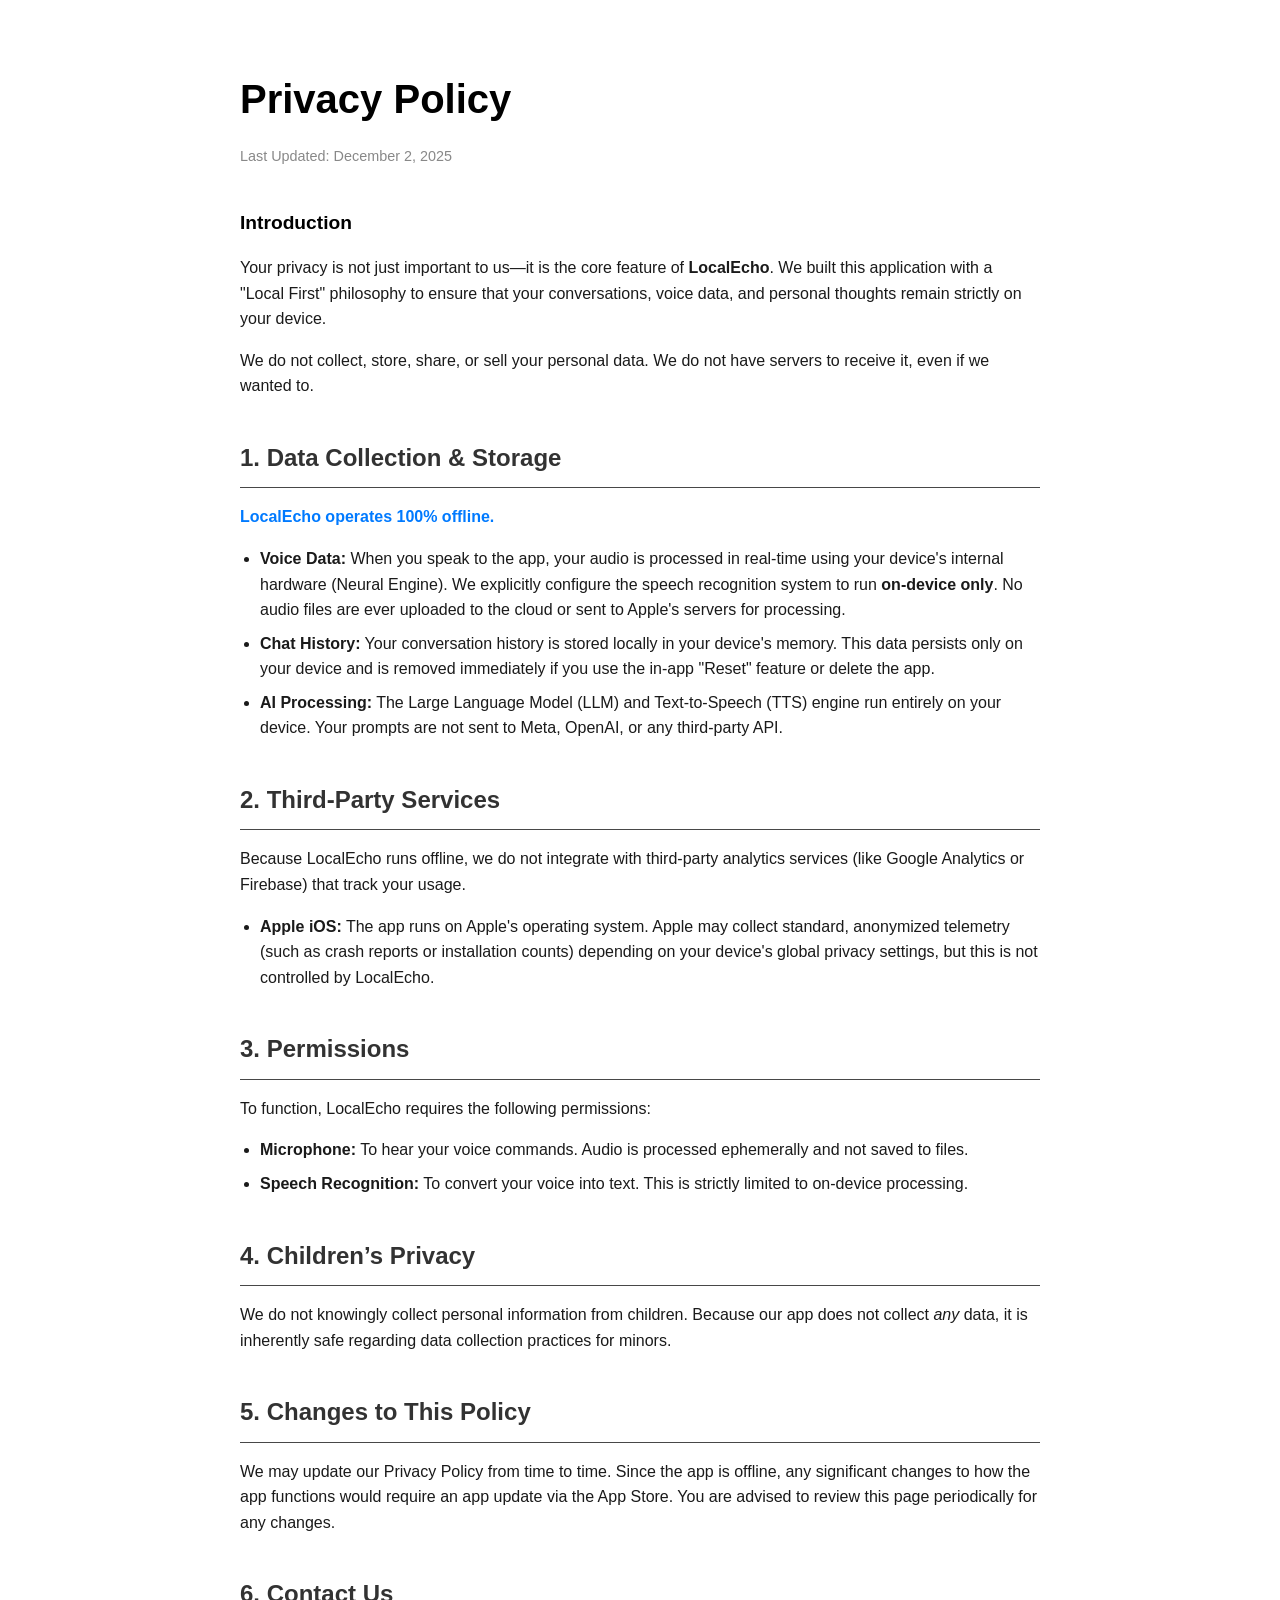
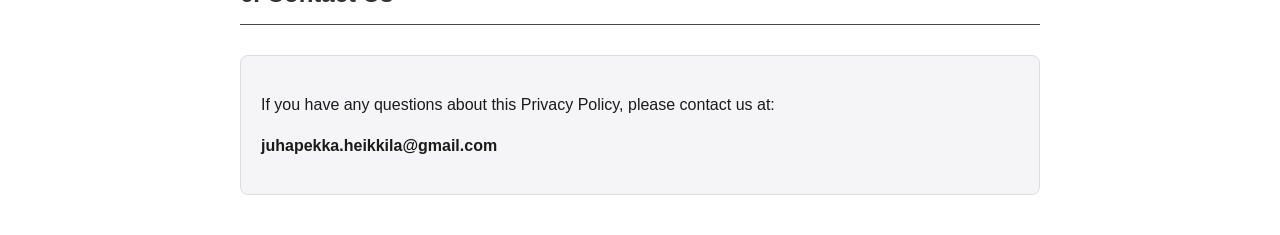
<file: privacypolicy.html>
<!DOCTYPE html>
<html lang="en">
<head>
    <meta charset="UTF-8">
    <meta name="viewport" content="width=device-width, initial-scale=1.0">
    <title>Privacy Policy - LocalEcho</title>
    <style>
        :root {
            --bg-color: #ffffff;
            --text-color: #1a1a1a;
            --heading-color: #000000;
            --accent-color: #007AFF; /* iOS Blue */
            --container-bg: #ffffff;
        }

        @media (prefers-color-scheme: dark) {
            :root {
                --bg-color: #000000;
                --text-color: #e0e0e0;
                --heading-color: #ffffff;
                --accent-color: #0A84FF;
                --container-bg: #1c1c1e;
            }
        }

        body {
            font-family: -apple-system, BlinkMacSystemFont, "Segoe UI", Roboto, Helvetica, Arial, sans-serif;
            line-height: 1.6;
            color: var(--text-color);
            background-color: var(--bg-color);
            margin: 0;
            padding: 0;
        }

        .container {
            max-width: 800px;
            margin: 0 auto;
            padding: 40px 20px;
        }

        h1 {
            font-size: 2.5rem;
            margin-bottom: 10px;
            color: var(--heading-color);
        }

        h2 {
            font-size: 1.5rem;
            margin-top: 40px;
            margin-bottom: 15px;
            color: var(--heading-color);
            border-bottom: 1px solid var(--text-color);
            padding-bottom: 10px;
            opacity: 0.8;
        }

        h3 {
            font-size: 1.2rem;
            margin-top: 25px;
            margin-bottom: 10px;
            color: var(--heading-color);
        }

        p {
            margin-bottom: 15px;
        }

        ul {
            margin-bottom: 20px;
            padding-left: 20px;
        }

        li {
            margin-bottom: 8px;
        }

        .highlight {
            font-weight: bold;
            color: var(--accent-color);
        }

        .meta {
            font-size: 0.9rem;
            color: #888;
            margin-bottom: 40px;
        }

        .contact-box {
            background-color: var(--container-bg);
            border: 1px solid #333;
            border-radius: 8px;
            padding: 20px;
            margin-top: 30px;
        }
        
        @media (prefers-color-scheme: light) {
            .contact-box {
                border: 1px solid #ddd;
                background-color: #f5f5f7;
            }
        }
    </style>
</head>
<body>

<div class="container">
    <h1>Privacy Policy</h1>
    <p class="meta">Last Updated: December 2, 2025</p>

    <h3>Introduction</h3>
    <p>Your privacy is not just important to us—it is the core feature of <strong>LocalEcho</strong>. We built this application with a "Local First" philosophy to ensure that your conversations, voice data, and personal thoughts remain strictly on your device.</p>
    <p>We do not collect, store, share, or sell your personal data. We do not have servers to receive it, even if we wanted to.</p>

    <h2>1. Data Collection & Storage</h2>
    <p class="highlight">LocalEcho operates 100% offline.</p>
    
    <ul>
        <li><strong>Voice Data:</strong> When you speak to the app, your audio is processed in real-time using your device's internal hardware (Neural Engine). We explicitly configure the speech recognition system to run <strong>on-device only</strong>. No audio files are ever uploaded to the cloud or sent to Apple's servers for processing.</li>
        <li><strong>Chat History:</strong> Your conversation history is stored locally in your device's memory. This data persists only on your device and is removed immediately if you use the in-app "Reset" feature or delete the app.</li>
        <li><strong>AI Processing:</strong> The Large Language Model (LLM) and Text-to-Speech (TTS) engine run entirely on your device. Your prompts are not sent to Meta, OpenAI, or any third-party API.</li>
    </ul>

    <h2>2. Third-Party Services</h2>
    <p>Because LocalEcho runs offline, we do not integrate with third-party analytics services (like Google Analytics or Firebase) that track your usage.</p>
    <ul>
        <li><strong>Apple iOS:</strong> The app runs on Apple's operating system. Apple may collect standard, anonymized telemetry (such as crash reports or installation counts) depending on your device's global privacy settings, but this is not controlled by LocalEcho.</li>
    </ul>

    <h2>3. Permissions</h2>
    <p>To function, LocalEcho requires the following permissions:</p>
    <ul>
        <li><strong>Microphone:</strong> To hear your voice commands. Audio is processed ephemerally and not saved to files.</li>
        <li><strong>Speech Recognition:</strong> To convert your voice into text. This is strictly limited to on-device processing.</li>
    </ul>

    <h2>4. Children’s Privacy</h2>
    <p>We do not knowingly collect personal information from children. Because our app does not collect <em>any</em> data, it is inherently safe regarding data collection practices for minors.</p>

    <h2>5. Changes to This Policy</h2>
    <p>We may update our Privacy Policy from time to time. Since the app is offline, any significant changes to how the app functions would require an app update via the App Store. You are advised to review this page periodically for any changes.</p>

    <h2>6. Contact Us</h2>
    <div class="contact-box">
        <p>If you have any questions about this Privacy Policy, please contact us at:</p>
        <p><strong>juhapekka.heikkila@gmail.com</strong></p>
    </div>
</div>

</body>
</html>
</file>
<file: public/style.css>
:root { 
    color-scheme: dark;
    font-family: ui-rounded, system-ui, sans-serif;
    background: #101815; color: #f1ecdc;
}

body { 
    min-height: 100vh;
    margin: 0;
    display: grid;
    place-items: center;
    background: radial-gradient(circle at top, #284a3f, #101815 60%);
}

main {
    width: min(92vw, 570px);
    padding: 24px 0 30px;
}

#board {
    display: grid;
    grid-template-columns: repeat(8, 1fr);
    grid-template-rows: repeat(8, minmax(0, 1fr));
    border: 7px solid #d2a66d;
    box-shadow: 0 18px 48px #05080688;aspect-ratio: 1;
}

.square {
    position: relative;
    border: 0;
    padding: 0;
    font-size: clamp(1.7rem, 8.6vw, 4.15rem);
    line-height: 1;
    cursor: pointer;
    text-shadow: 0 2px 1px #0009;

}

.valkoinen-nappula {
    color: #fff8e7;
}
.musta-nappula { 
    color: #30231e; 
    text-shadow: 0 1px 0 #f0cc93aa;
}

.light {
    background: #edc987;
}
.dark {
    background: #936342;
}

.square.selected::after, .square.target::after {
    content: '';
    position: absolute;
    inset: 33%;
    border-radius:
    50%; background: #223e36a8;
}

.square.selected::after {
    inset: 7%;
    border: 4px solid #f3c965;
    background: transparent;
}

.square.piece.target::after {
    inset: 9%;
    border: 4px solid #b94739;
    background: transparent;
}

button, select {
    font: inherit;
    border: 1px solid #cf9b58;
    border-radius: 5px;
    padding: 9px 13px;
    background: #20352e;
    color: #f1ecdc;
}

button:hover {
    background: #2e4a3e;
}
</file>
